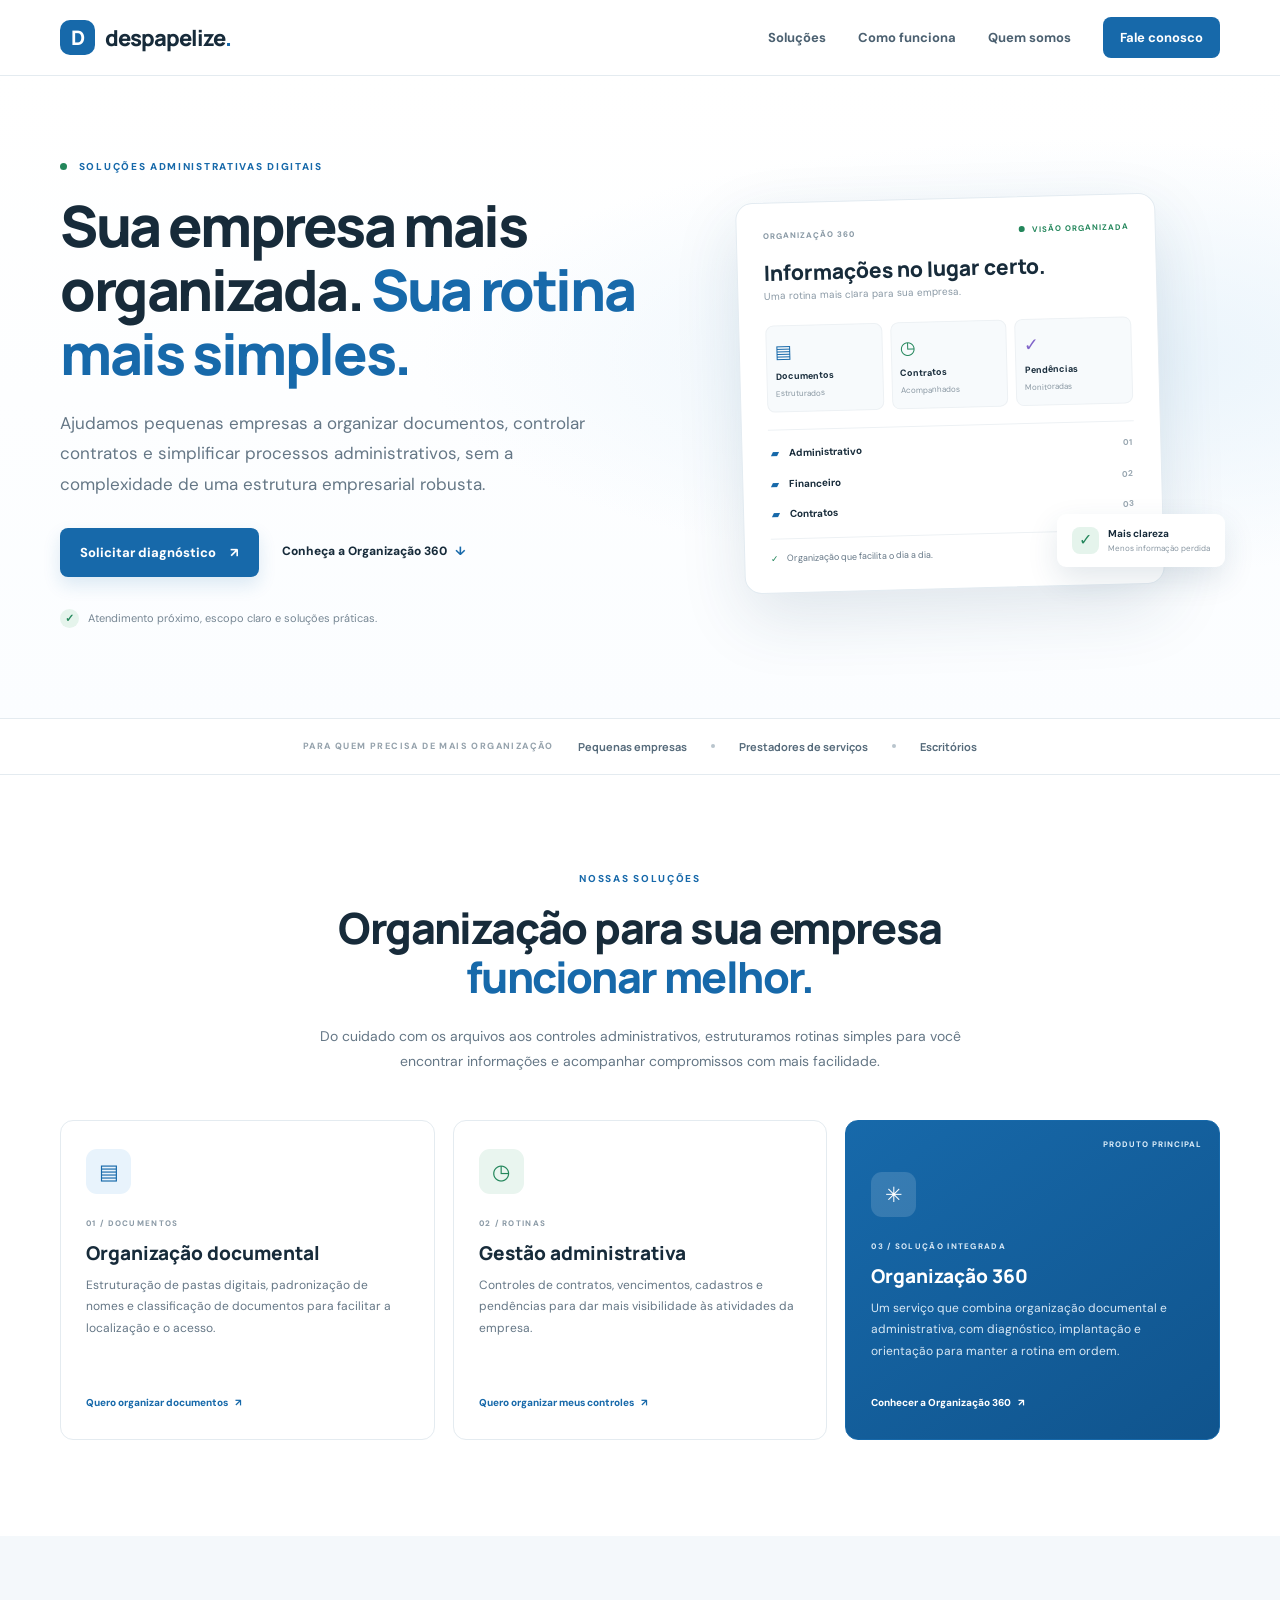
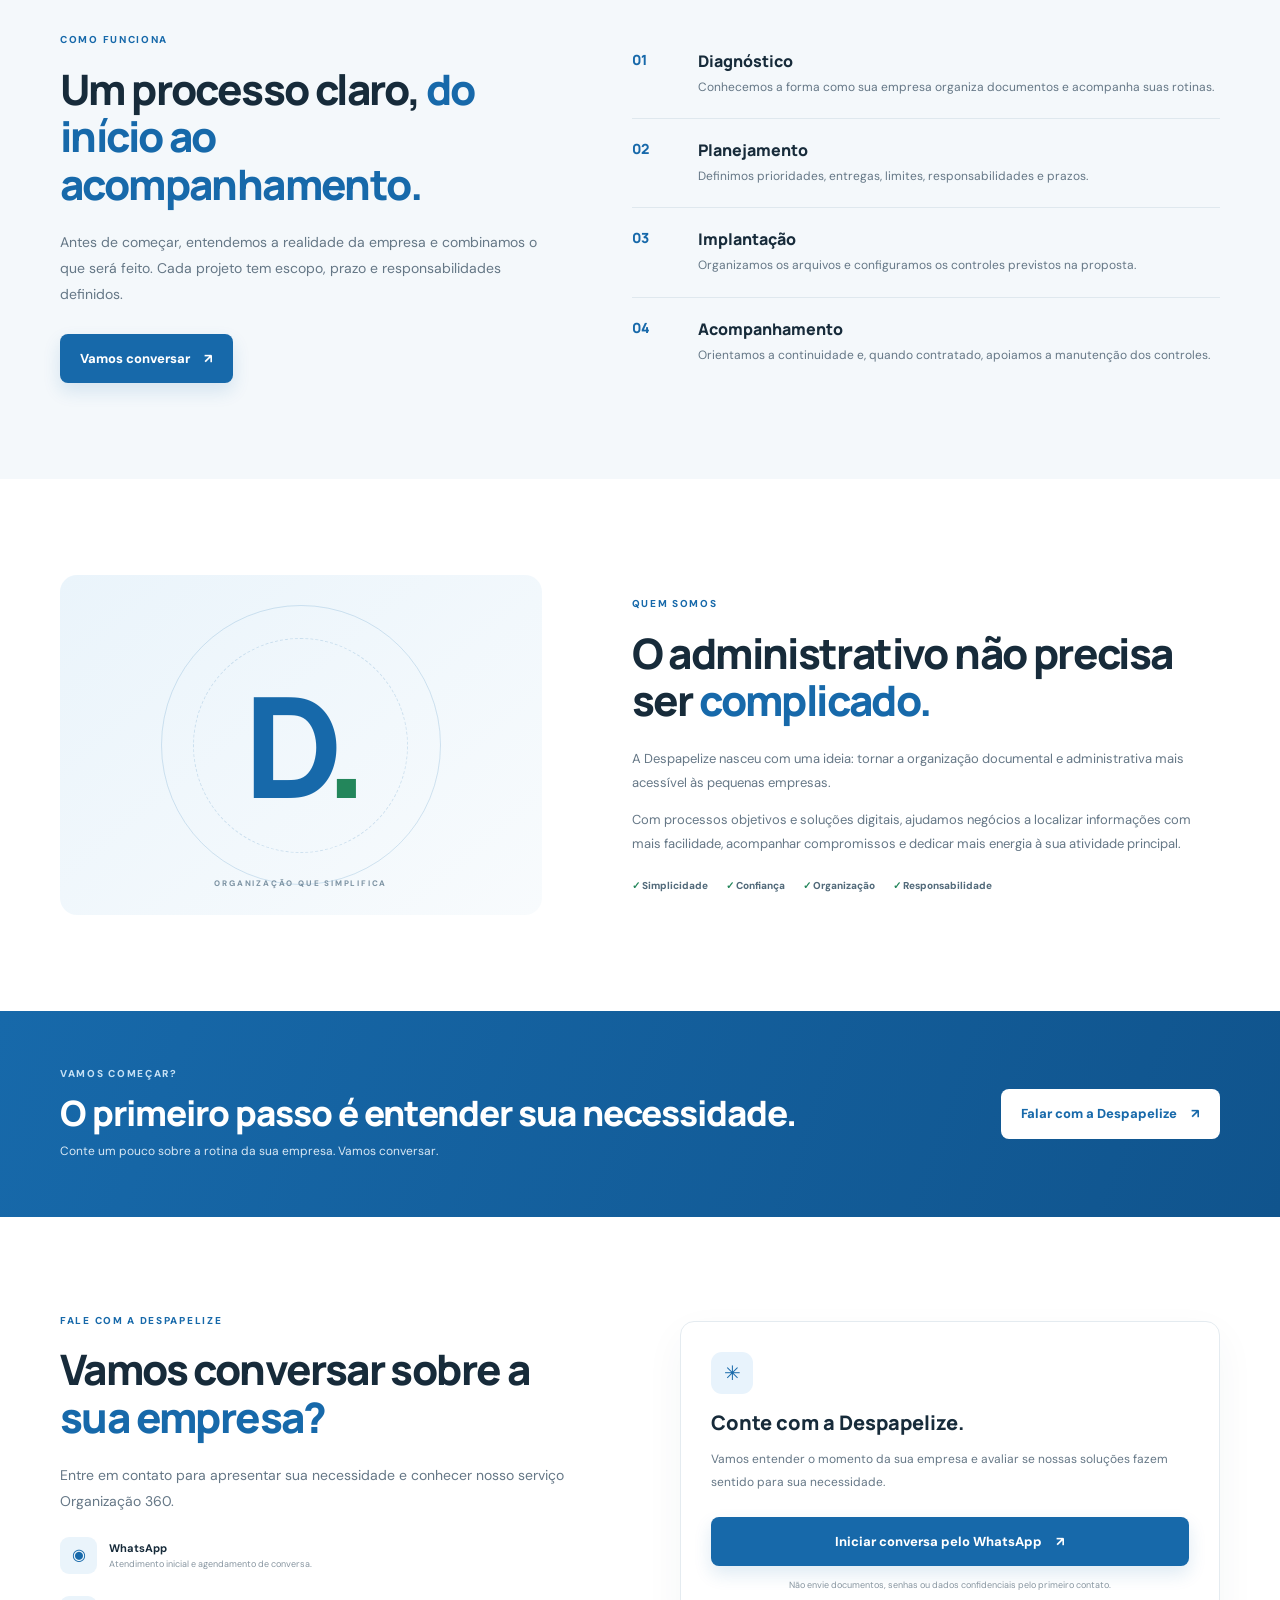
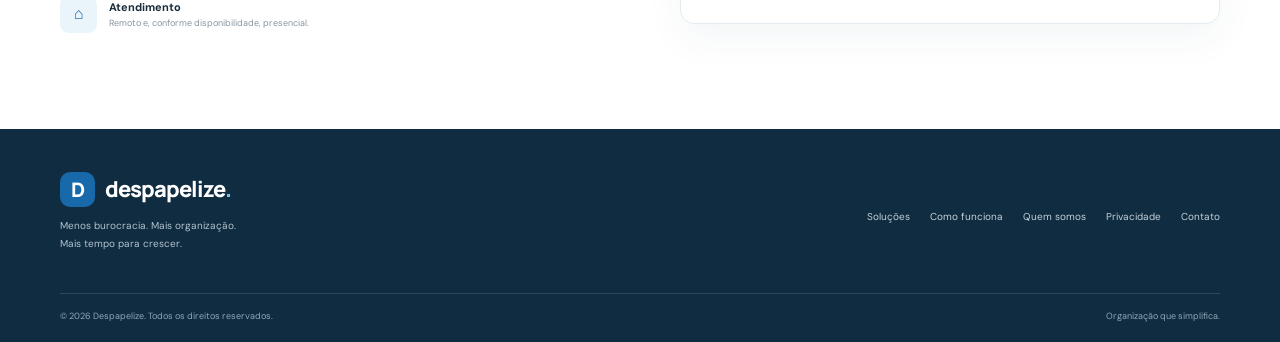
<file: index.html>
<!doctype html>
<html lang="pt-BR">
<head>
  <meta charset="utf-8">
  <meta name="viewport" content="width=device-width, initial-scale=1">
  <meta name="description" content="A Despapelize ajuda pequenas empresas a organizar documentos, controlar contratos e simplificar rotinas administrativas com soluções digitais.">
  <meta name="theme-color" content="#1769AA">
  <title>Despapelize | Organização que simplifica</title>
  <link rel="preconnect" href="https://fonts.googleapis.com">
  <link rel="preconnect" href="https://fonts.gstatic.com" crossorigin>
  <link href="https://fonts.googleapis.com/css2?family=DM+Sans:wght@400;500;600;700&family=Manrope:wght@400;500;600;700;800&display=swap" rel="stylesheet">
  <link rel="stylesheet" href="style.css">
</head>
<body>
<header class="header">
  <div class="container nav-wrap">
    <a class="brand" href="#inicio" aria-label="Despapelize - início"><span class="brand-mark">D</span><span>despapelize<span class="dot">.</span></span></a>
    <button class="menu-toggle" id="menuToggle" aria-label="Abrir menu" aria-expanded="false"><span></span><span></span><span></span></button>
    <nav class="nav" id="nav">
      <a href="#solucoes">Soluções</a><a href="#metodo">Como funciona</a><a href="#sobre">Quem somos</a>
      <a class="nav-button" href="#contato">Fale conosco</a>
    </nav>
  </div>
</header>

<main>
<section class="hero" id="inicio">
  <div class="container hero-grid">
    <div class="hero-copy">
      <div class="eyebrow"><span></span> SOLUÇÕES ADMINISTRATIVAS DIGITAIS</div>
      <h1>Sua empresa mais organizada. <em>Sua rotina mais simples.</em></h1>
      <p class="lead">Ajudamos pequenas empresas a organizar documentos, controlar contratos e simplificar processos administrativos, sem a complexidade de uma estrutura empresarial robusta.</p>
      <div class="actions">
        <a class="btn primary" href="https://wa.me/5511964678773?text=Ol%C3%A1%21%20Gostaria%20de%20conhecer%20a%20Organiza%C3%A7%C3%A3o%20360%20da%20Despapelize.">Solicitar diagnóstico <span>↗</span></a>
        <a class="plain-link" href="#solucoes">Conheça a Organização 360 <span>↓</span></a>
      </div>
      <div class="reassurance"><span>✓</span> Atendimento próximo, escopo claro e soluções práticas.</div>
    </div>
    <div class="hero-art" aria-label="Painel ilustrativo de organização administrativa">
      <div class="orb"></div>
      <div class="panel">
        <div class="panel-head"><span>ORGANIZAÇÃO 360</span><b><i></i> VISÃO ORGANIZADA</b></div>
        <h2>Informações no lugar certo.</h2>
        <p class="panel-sub">Uma rotina mais clara para sua empresa.</p>
        <div class="mini-cards">
          <div><span class="mini-icon blue">▤</span><strong>Documentos</strong><small>Estruturados</small></div>
          <div><span class="mini-icon green">◷</span><strong>Contratos</strong><small>Acompanhados</small></div>
          <div><span class="mini-icon purple">✓</span><strong>Pendências</strong><small>Monitoradas</small></div>
        </div>
        <div class="file-list">
          <div><span>▰</span> Administrativo <small>01</small></div>
          <div><span>▰</span> Financeiro <small>02</small></div>
          <div><span>▰</span> Contratos <small>03</small></div>
        </div>
        <div class="panel-foot"><span>✓</span> Organização que facilita o dia a dia.</div>
      </div>
      <div class="float-note"><span>✓</span><div><b>Mais clareza</b><small>Menos informação perdida</small></div></div>
    </div>
  </div>
</section>

<section class="audience">
  <div class="container audience-inner"><span>PARA QUEM PRECISA DE MAIS ORGANIZAÇÃO</span><b>Pequenas empresas</b><i></i><b>Prestadores de serviços</b><i></i><b>Escritórios</b></div>
</section>

<section class="section" id="solucoes">
  <div class="container">
    <div class="section-title"><div class="eyebrow">NOSSAS SOLUÇÕES</div><h2>Organização para sua empresa <em>funcionar melhor.</em></h2><p>Do cuidado com os arquivos aos controles administrativos, estruturamos rotinas simples para você encontrar informações e acompanhar compromissos com mais facilidade.</p></div>
    <div class="cards">
      <article class="card"><div class="card-icon icon-blue">▤</div><small>01 / DOCUMENTOS</small><h3>Organização documental</h3><p>Estruturação de pastas digitais, padronização de nomes e classificação de documentos para facilitar a localização e o acesso.</p><a href="#contato">Quero organizar documentos <span>↗</span></a></article>
      <article class="card"><div class="card-icon icon-green">◷</div><small>02 / ROTINAS</small><h3>Gestão administrativa</h3><p>Controles de contratos, vencimentos, cadastros e pendências para dar mais visibilidade às atividades da empresa.</p><a href="#contato">Quero organizar meus controles <span>↗</span></a></article>
      <article class="card featured"><div class="ribbon">PRODUTO PRINCIPAL</div><div class="card-icon icon-white">✳</div><small>03 / SOLUÇÃO INTEGRADA</small><h3>Organização 360</h3><p>Um serviço que combina organização documental e administrativa, com diagnóstico, implantação e orientação para manter a rotina em ordem.</p><a href="#contato">Conhecer a Organização 360 <span>↗</span></a></article>
    </div>
  </div>
</section>

<section class="method section" id="metodo">
  <div class="container method-grid">
    <div><div class="eyebrow">COMO FUNCIONA</div><h2>Um processo claro, <em>do início ao acompanhamento.</em></h2><p>Antes de começar, entendemos a realidade da empresa e combinamos o que será feito. Cada projeto tem escopo, prazo e responsabilidades definidos.</p><a class="btn primary" href="https://wa.me/5511964678773?text=Ol%C3%A1%21%20Quero%20conversar%20sobre%20um%20diagn%C3%B3stico%20da%20minha%20empresa.">Vamos conversar <span>↗</span></a></div>
    <div class="steps">
      <article><b>01</b><div><h3>Diagnóstico</h3><p>Conhecemos a forma como sua empresa organiza documentos e acompanha suas rotinas.</p></div></article>
      <article><b>02</b><div><h3>Planejamento</h3><p>Definimos prioridades, entregas, limites, responsabilidades e prazos.</p></div></article>
      <article><b>03</b><div><h3>Implantação</h3><p>Organizamos os arquivos e configuramos os controles previstos na proposta.</p></div></article>
      <article><b>04</b><div><h3>Acompanhamento</h3><p>Orientamos a continuidade e, quando contratado, apoiamos a manutenção dos controles.</p></div></article>
    </div>
  </div>
</section>

<section class="section about" id="sobre">
  <div class="container about-grid">
    <div class="about-visual"><div class="ring ring-a"></div><div class="ring ring-b"></div><strong>D<span>.</span></strong><small>ORGANIZAÇÃO QUE SIMPLIFICA</small></div>
    <div><div class="eyebrow">QUEM SOMOS</div><h2>O administrativo não precisa ser <em>complicado.</em></h2><p>A Despapelize nasceu com uma ideia: tornar a organização documental e administrativa mais acessível às pequenas empresas.</p><p>Com processos objetivos e soluções digitais, ajudamos negócios a localizar informações com mais facilidade, acompanhar compromissos e dedicar mais energia à sua atividade principal.</p><div class="values"><span>✓ Simplicidade</span><span>✓ Confiança</span><span>✓ Organização</span><span>✓ Responsabilidade</span></div></div>
  </div>
</section>

<section class="cta"><div class="container cta-inner"><div><div class="eyebrow light">VAMOS COMEÇAR?</div><h2>O primeiro passo é entender sua necessidade.</h2><p>Conte um pouco sobre a rotina da sua empresa. Vamos conversar.</p></div><a class="btn white" href="https://wa.me/5511964678773?text=Ol%C3%A1%21%20Gostaria%20de%20solicitar%20um%20diagn%C3%B3stico%20com%20a%20Despapelize.">Falar com a Despapelize <span>↗</span></a></div></section>

<section class="section contact" id="contato"><div class="container contact-grid"><div><div class="eyebrow">FALE COM A DESPAPELIZE</div><h2>Vamos conversar sobre a <em>sua empresa?</em></h2><p>Entre em contato para apresentar sua necessidade e conhecer nosso serviço Organização 360.</p><div class="contact-item"><span>◉</span><div><b>WhatsApp</b><small>Atendimento inicial e agendamento de conversa.</small></div></div><div class="contact-item"><span>⌂</span><div><b>Atendimento</b><small>Remoto e, conforme disponibilidade, presencial.</small></div></div></div>
  <div class="contact-box"><div class="contact-box-icon">✳</div><h3>Conte com a Despapelize.</h3><p>Vamos entender o momento da sua empresa e avaliar se nossas soluções fazem sentido para sua necessidade.</p><a class="btn primary full" href="https://wa.me/5511964678773?text=Ol%C3%A1%21%20Gostaria%20de%20conhecer%20os%20servi%C3%A7os%20da%20Despapelize.">Iniciar conversa pelo WhatsApp <span>↗</span></a><small>Não envie documentos, senhas ou dados confidenciais pelo primeiro contato.</small></div>
</div></section>
</main>

<footer class="footer"><div class="container footer-top"><div><a class="brand brand-light" href="#inicio"><span class="brand-mark">D</span><span>despapelize<span class="dot">.</span></span></a><p>Menos burocracia. Mais organização.<br>Mais tempo para crescer.</p></div><nav><a href="#solucoes">Soluções</a><a href="#metodo">Como funciona</a><a href="#sobre">Quem somos</a><a href="privacidade.html">Privacidade</a><a href="#contato">Contato</a></nav></div><div class="container footer-bottom"><span>© <span id="year"></span> Despapelize. Todos os direitos reservados.</span><span>Organização que simplifica.</span></div></footer>
<script src="script.js"></script>
</body></html>
</file>
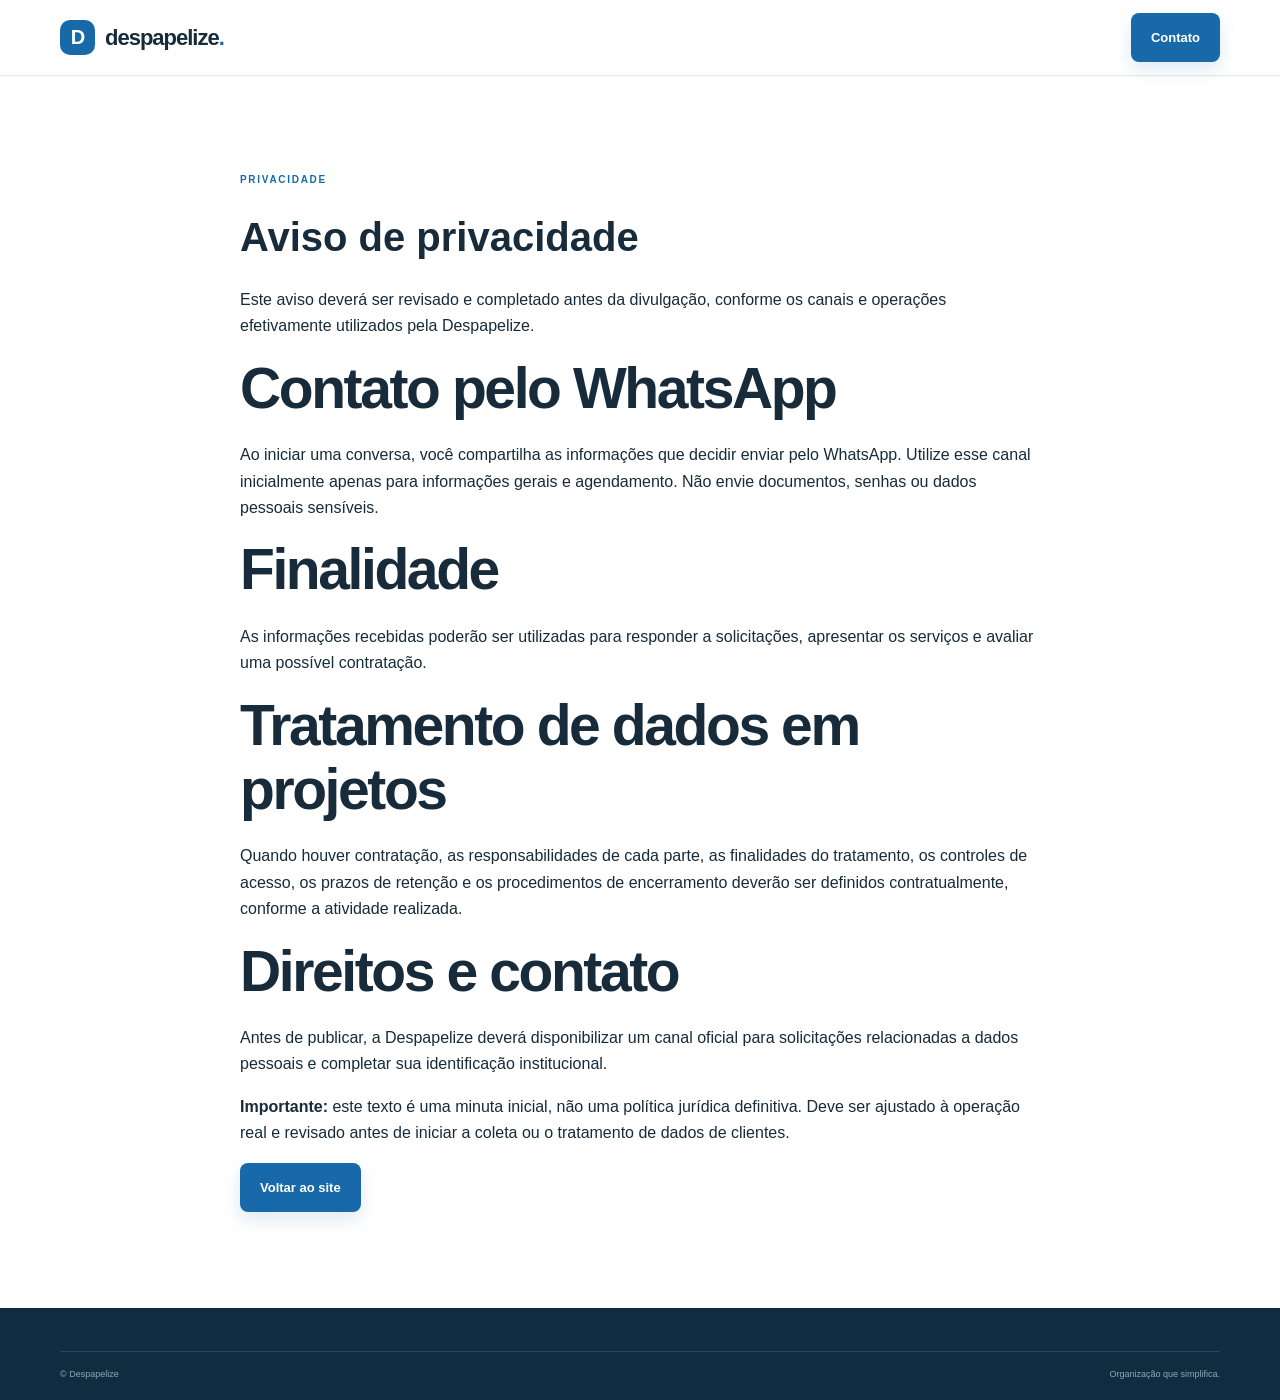
<file: privacidade.html>
<!doctype html><html lang="pt-BR"><head><meta charset="utf-8"><meta name="viewport" content="width=device-width,initial-scale=1"><title>Privacidade | Despapelize</title><link rel="stylesheet" href="style.css"></head><body>
<header class="header"><div class="container nav-wrap"><a class="brand" href="index.html"><span class="brand-mark">D</span><span>despapelize<span class="dot">.</span></span></a><a class="btn primary" href="index.html#contato">Contato</a></div></header>
<main class="section"><div class="container" style="max-width:800px"><div class="eyebrow">PRIVACIDADE</div><h1 style="font:800 40px Manrope,sans-serif">Aviso de privacidade</h1>
<p>Este aviso deverá ser revisado e completado antes da divulgação, conforme os canais e operações efetivamente utilizados pela Despapelize.</p>
<h2>Contato pelo WhatsApp</h2><p>Ao iniciar uma conversa, você compartilha as informações que decidir enviar pelo WhatsApp. Utilize esse canal inicialmente apenas para informações gerais e agendamento. Não envie documentos, senhas ou dados pessoais sensíveis.</p>
<h2>Finalidade</h2><p>As informações recebidas poderão ser utilizadas para responder a solicitações, apresentar os serviços e avaliar uma possível contratação.</p>
<h2>Tratamento de dados em projetos</h2><p>Quando houver contratação, as responsabilidades de cada parte, as finalidades do tratamento, os controles de acesso, os prazos de retenção e os procedimentos de encerramento deverão ser definidos contratualmente, conforme a atividade realizada.</p>
<h2>Direitos e contato</h2><p>Antes de publicar, a Despapelize deverá disponibilizar um canal oficial para solicitações relacionadas a dados pessoais e completar sua identificação institucional.</p>
<p><strong>Importante:</strong> este texto é uma minuta inicial, não uma política jurídica definitiva. Deve ser ajustado à operação real e revisado antes de iniciar a coleta ou o tratamento de dados de clientes.</p><a class="btn primary" href="index.html">Voltar ao site</a></div></main>
<footer class="footer"><div class="container footer-bottom"><span>© Despapelize</span><span>Organização que simplifica.</span></div></footer></body></html>
</file>
<file: style.css>
*{box-sizing:border-box} :root{--blue:#1769AA;--blue2:#10548D;--ink:#172B3A;--muted:#657786;--line:#E4EBF0;--soft:#F4F8FB;--green:#23865B;--font:'DM Sans',sans-serif;--display:'Manrope',sans-serif}html{scroll-behavior:smooth;scroll-padding-top:88px}body{margin:0;font-family:var(--font);color:var(--ink);line-height:1.65}a{text-decoration:none;color:inherit}.container{width:min(1160px,calc(100% - 48px));margin:auto}.header{height:76px;position:sticky;top:0;z-index:10;background:rgba(255,255,255,.96);backdrop-filter:blur(12px);border-bottom:1px solid var(--line)}.nav-wrap{height:100%;display:flex;align-items:center;justify-content:space-between}.brand{display:flex;align-items:center;gap:10px;font:800 22px var(--display);letter-spacing:-1px}.brand-mark{width:35px;height:35px;border-radius:10px;background:var(--blue);color:#fff;display:grid;place-items:center;font:800 20px var(--display)}.dot{color:var(--blue)}.nav{display:flex;align-items:center;gap:32px;font-size:13px;font-weight:700;color:#4B6070}.nav a:hover{color:var(--blue)}.nav-button{padding:10px 17px;border-radius:8px;background:var(--blue);color:#fff!important}.menu-toggle{display:none;border:0;background:none}.menu-toggle span{display:block;width:23px;height:2px;background:var(--ink);margin:5px}.hero{padding:83px 0 90px;background:radial-gradient(ellipse at 84% 44%,#E8F3FB 0,transparent 43%),linear-gradient(180deg,#fff,#FBFDFF)}.hero-grid{display:grid;grid-template-columns:1.03fr .97fr;align-items:center;gap:45px}.eyebrow{font-size:10px;letter-spacing:1.7px;font-weight:800;color:var(--blue);margin-bottom:17px}.eyebrow>span{display:inline-block;width:7px;height:7px;background:var(--green);border-radius:50%;margin-right:8px}.hero h1,.section h2{font:800 clamp(37px,4.7vw,57px)/1.13 var(--display);letter-spacing:-2.4px;margin:0 0 22px}.hero h1 em,.section h2 em{font-style:normal;color:var(--blue)}.lead{font-size:17px;color:var(--muted);line-height:1.8;max-width:560px;margin:0 0 28px}.actions{display:flex;align-items:center;gap:23px;flex-wrap:wrap}.btn{display:inline-flex;align-items:center;justify-content:center;gap:14px;border-radius:8px;padding:14px 20px;font-size:13px;font-weight:800;transition:.2s}.primary{background:var(--blue);color:#fff;box-shadow:0 8px 18px #1769aa24}.primary:hover{background:var(--blue2);transform:translateY(-2px)}.plain-link{font-size:12px;font-weight:800}.plain-link span{color:var(--blue);margin-left:5px}.reassurance{display:flex;align-items:center;gap:9px;color:#778794;font-size:11px;margin-top:32px}.reassurance span{display:grid;place-items:center;width:19px;height:19px;border-radius:50%;background:#E5F4EC;color:var(--green);font-weight:800}.hero-art{position:relative;min-height:420px;display:grid;place-items:center}.orb{position:absolute;width:370px;height:370px;border-radius:50%;background:linear-gradient(145deg,#E3F1FB,#F3F8FC)}.panel{position:relative;width:min(420px,95%);background:#fff;border:1px solid #E3EBF1;border-radius:17px;padding:26px;box-shadow:0 25px 65px #21496820;transform:rotate(-1.5deg)}.panel-head{display:flex;justify-content:space-between;font-size:8px;letter-spacing:1px;font-weight:800;color:#8999A5}.panel-head b{color:var(--green)}.panel-head i{display:inline-block;width:6px;height:6px;border-radius:50%;background:var(--green);margin-right:4px}.panel h2{font:800 21px var(--display);margin:16px 0 2px}.panel-sub{font-size:10px;color:#8A99A5;margin:0 0 20px}.mini-cards{display:grid;grid-template-columns:repeat(3,1fr);gap:8px}.mini-cards>div{display:grid;gap:3px;background:#F7FAFC;border:1px solid #EDF1F4;border-radius:8px;padding:11px 8px}.mini-icon{font-size:18px}.mini-icon.blue{color:var(--blue)}.mini-icon.green{color:var(--green)}.mini-icon.purple{color:#8064C9}.mini-cards strong{font-size:9px}.mini-cards small{font-size:8px;color:#8997A2}.file-list{border-top:1px solid #EDF1F4;margin-top:17px;padding-top:8px}.file-list div{padding:7px 2px;font-size:10px;font-weight:700}.file-list span{color:var(--blue);margin-right:8px}.file-list small{float:right;color:#98A6B0}.panel-foot{border-top:1px solid #EDF1F4;margin-top:8px;padding-top:12px;font-size:9px;color:#657786}.panel-foot span{color:var(--green);margin-right:6px}.float-note{position:absolute;right:-5px;bottom:36px;background:white;padding:12px 15px;display:flex;align-items:center;gap:9px;border-radius:9px;box-shadow:0 12px 30px #21496820}.float-note>span{width:27px;height:27px;display:grid;place-items:center;background:#E5F4EC;color:var(--green);border-radius:8px}.float-note b,.float-note small{display:block}.float-note b{font-size:10px}.float-note small{font-size:8px;color:#8997A2}.audience{border-block:1px solid var(--line);padding:20px 0}.audience-inner{display:flex;justify-content:center;align-items:center;gap:24px;flex-wrap:wrap}.audience-inner>span{font-size:9px;letter-spacing:1.4px;color:#96A3AD;font-weight:800}.audience-inner b{font:700 11px var(--display);color:#566B7B}.audience-inner i{width:4px;height:4px;border-radius:50%;background:#B9C5CD}.section{padding:96px 0}.section-title{text-align:center;max-width:690px;margin:0 auto 45px}.section-title h2,.method h2,.about h2,.contact h2{font-size:clamp(31px,4vw,43px);letter-spacing:-1.6px}.section-title p,.method p,.about p,.contact p{font-size:14px;color:var(--muted);line-height:1.85}.cards{display:grid;grid-template-columns:repeat(3,1fr);gap:18px}.card{position:relative;border:1px solid var(--line);border-radius:13px;padding:28px 25px;min-height:320px;display:flex;flex-direction:column;align-items:flex-start;transition:.2s}.card:hover{transform:translateY(-4px);box-shadow:0 16px 38px #1c415c12}.card-icon{width:45px;height:45px;border-radius:11px;display:grid;place-items:center;font-size:21px;margin-bottom:23px}.icon-blue{background:#E8F3FC;color:var(--blue)}.icon-green{background:#E9F5EF;color:var(--green)}.icon-white{background:#ffffff24;color:#fff}.card>small{font-size:8px;letter-spacing:1.3px;color:#8B9AA6;font-weight:800}.card h3{font:800 19px var(--display);margin:9px 0}.card p{font-size:12px;color:var(--muted);line-height:1.8;margin:0 0 22px}.card>a{margin-top:auto;font-size:10px;color:var(--blue);font-weight:800}.card>a span{margin-left:5px}.featured{background:linear-gradient(145deg,#1769AA,#10548D);border-color:#1769AA;color:white;padding-top:51px}.featured .ribbon{position:absolute;right:17px;top:17px;font-size:8px;letter-spacing:1px;color:#D9EBF8;font-weight:800}.featured>small,.featured p{color:#D8E8F5}.featured>a{color:white}.method{background:#F4F8FB}.method-grid{display:grid;grid-template-columns:.9fr 1.1fr;gap:90px;align-items:center}.method h2,.about h2,.contact h2{font-size:clamp(31px,3.8vw,42px)}.method p{margin-bottom:26px}.steps article{display:grid;grid-template-columns:48px 1fr;gap:18px;padding:20px 0;border-bottom:1px solid #DFE8EE}.steps article:first-child{padding-top:0}.steps article:last-child{border:0;padding-bottom:0}.steps article>b{font:800 14px var(--display);color:var(--blue)}.steps h3{font:800 16px var(--display);margin:0 0 4px}.steps p{font-size:12px;margin:0}.about-grid{display:grid;grid-template-columns:.9fr 1.1fr;gap:90px;align-items:center}.about-visual{height:340px;border-radius:17px;background:linear-gradient(140deg,#EAF4FB,#F8FBFD);display:grid;place-items:center;position:relative;overflow:hidden}.ring{position:absolute;border:1px solid #1769aa2b;border-radius:50%;width:280px;height:280px}.ring-b{width:215px;height:215px;border-style:dashed}.about-visual strong{font:800 140px/.9 var(--display);letter-spacing:-12px;color:var(--blue);z-index:1}.about-visual strong span{color:var(--green)}.about-visual small{position:absolute;bottom:25px;font-size:8px;letter-spacing:1.8px;color:#7E94A4;font-weight:800}.about p{font-size:13px}.values{display:flex;flex-wrap:wrap;gap:10px 18px;margin-top:22px}.values span{font-size:10px;font-weight:800;color:#526A7A}.values span:first-letter{color:var(--green)}.cta{background:linear-gradient(110deg,#1769AA,#10548D);padding:55px 0;color:#fff}.cta-inner{display:flex;align-items:center;justify-content:space-between;gap:25px}.light{color:#C6E1F5;margin-bottom:9px}.cta h2{font:800 clamp(25px,3vw,35px)/1.2 var(--display);margin:0 0 8px;letter-spacing:-1px}.cta p{margin:0;color:#D8E8F5;font-size:12px}.white{background:#fff;color:var(--blue);white-space:nowrap}.white:hover{background:#EAF4FB}.contact-grid{display:grid;grid-template-columns:1fr 1fr;gap:80px;align-items:center}.contact-item{display:flex;gap:12px;align-items:center;margin-top:22px}.contact-item>span{width:37px;height:37px;display:grid;place-items:center;border-radius:9px;background:#EAF4FB;color:var(--blue)}.contact-item b,.contact-item small{display:block}.contact-item b{font-size:11px}.contact-item small{font-size:9px;color:#8795A0}.contact-box{border:1px solid var(--line);border-radius:14px;padding:30px;box-shadow:0 15px 40px #1c415c0c}.contact-box-icon{width:42px;height:42px;border-radius:11px;background:#E8F3FC;color:var(--blue);display:grid;place-items:center;font-size:20px}.contact-box h3{font:800 20px var(--display);margin:15px 0 5px}.contact-box p{font-size:12px}.full{width:100%;margin:12px 0}.contact-box>small{font-size:9px;color:#8795A0;display:block;text-align:center}.footer{background:#102C40;color:white;padding:43px 0 18px}.footer-top{display:flex;justify-content:space-between;gap:35px;padding-bottom:30px}.brand-light{color:white}.brand-light .dot{color:#83BDE7}.footer-top p{font-size:10px;color:#B3C3CE;line-height:1.8}.footer nav{display:flex;align-items:center;gap:20px;flex-wrap:wrap}.footer nav a{font-size:10px;color:#C4D1D9}.footer nav a:hover{color:white}.footer-bottom{border-top:1px solid #ffffff20;padding-top:15px;display:flex;justify-content:space-between;color:#91A7B6;font-size:9px}
@media(max-width:850px){.hero-grid{gap:20px}.method-grid,.about-grid,.contact-grid{gap:45px}.cards{gap:12px}.card{padding:24px 18px}}
@media(max-width:680px){.container{width:calc(100% - 36px)}.header{height:66px}.menu-toggle{display:block}.nav{display:none;position:absolute;top:66px;left:0;right:0;background:#fff;border-bottom:1px solid var(--line);padding:16px 24px;flex-direction:column;align-items:stretch;gap:12px}.nav.open{display:flex}.nav a{padding:8px}.nav-button{text-align:center}.hero{padding:58px 0 65px}.hero-grid{grid-template-columns:1fr}.hero h1{font-size:41px}.lead{font-size:15px}.hero-art{min-height:355px}.orb{width:300px;height:300px}.panel{padding:20px}.float-note{right:0;bottom:20px}.audience-inner{justify-content:flex-start;gap:13px}.audience-inner>span{width:100%}.section{padding:70px 0}.cards{grid-template-columns:1fr}.card{min-height:0}.featured{padding-top:50px}.method-grid,.about-grid,.contact-grid{grid-template-columns:1fr;gap:35px}.about-visual{height:270px;order:2}.about-grid>div:last-child{order:1}.cta-inner{align-items:flex-start;flex-direction:column}.contact-box{padding:23px}.footer-top,.footer-bottom{flex-direction:column}.footer nav{gap:13px 18px}.footer-bottom{gap:7px}}
@media(prefers-reduced-motion:reduce){html{scroll-behavior:auto}*,*:before,*:after{transition:none!important}}
</file>
